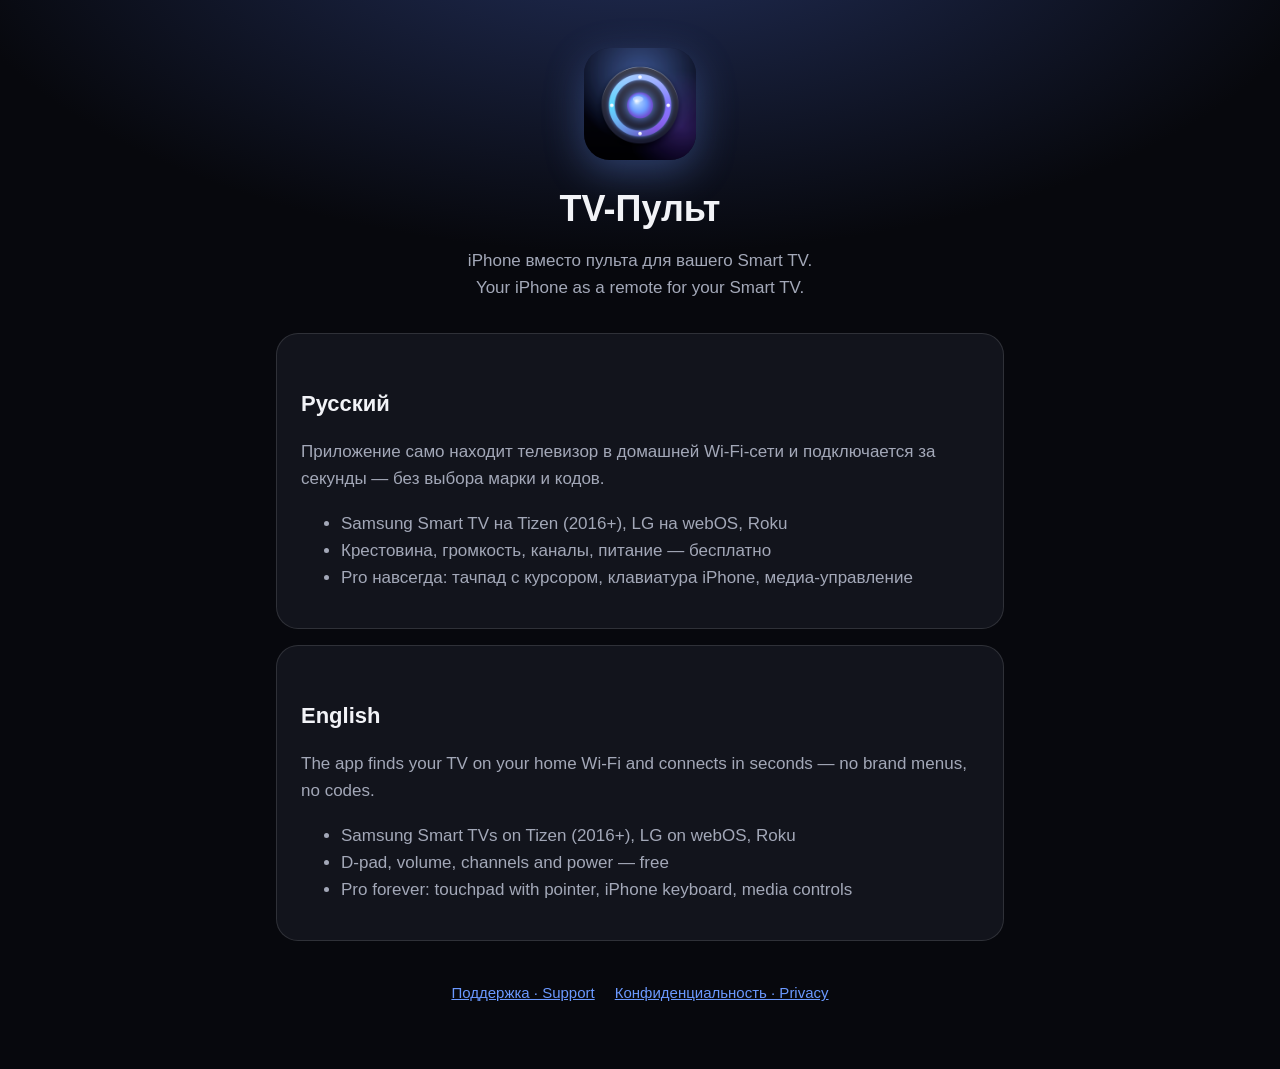
<file: index.html>
<!doctype html>
<html lang="ru">
<head>
<meta charset="utf-8">
<meta name="viewport" content="width=device-width, initial-scale=1">
<title>TV-Пульт — пульт для Smart TV на iPhone</title>
<meta name="description" content="TV-Пульт превращает iPhone в пульт для Smart TV: Samsung, LG и Roku по Wi-Fi.">
<link rel="stylesheet" href="style.css">
</head>
<body>
<main>
  <header>
    <img src="icon.png" alt="Иконка TV-Пульт">
    <h1>TV-Пульт</h1>
    <p>iPhone вместо пульта для вашего Smart TV.<br>Your iPhone as a remote for your Smart TV.</p>
  </header>

  <div class="card">
    <h2>Русский</h2>
    <p>Приложение само находит телевизор в домашней Wi-Fi-сети и подключается за секунды — без выбора марки и кодов.</p>
    <ul>
      <li>Samsung Smart TV на Tizen (2016+), LG на webOS, Roku</li>
      <li>Крестовина, громкость, каналы, питание — бесплатно</li>
      <li>Pro навсегда: тачпад с курсором, клавиатура iPhone, медиа-управление</li>
    </ul>
  </div>

  <div class="card">
    <h2>English</h2>
    <p>The app finds your TV on your home Wi-Fi and connects in seconds — no brand menus, no codes.</p>
    <ul>
      <li>Samsung Smart TVs on Tizen (2016+), LG on webOS, Roku</li>
      <li>D-pad, volume, channels and power — free</li>
      <li>Pro forever: touchpad with pointer, iPhone keyboard, media controls</li>
    </ul>
  </div>

  <nav><a href="support/">Поддержка · Support</a><a href="privacy/">Конфиденциальность · Privacy</a></nav>
</main>
</body>
</html>
</file>
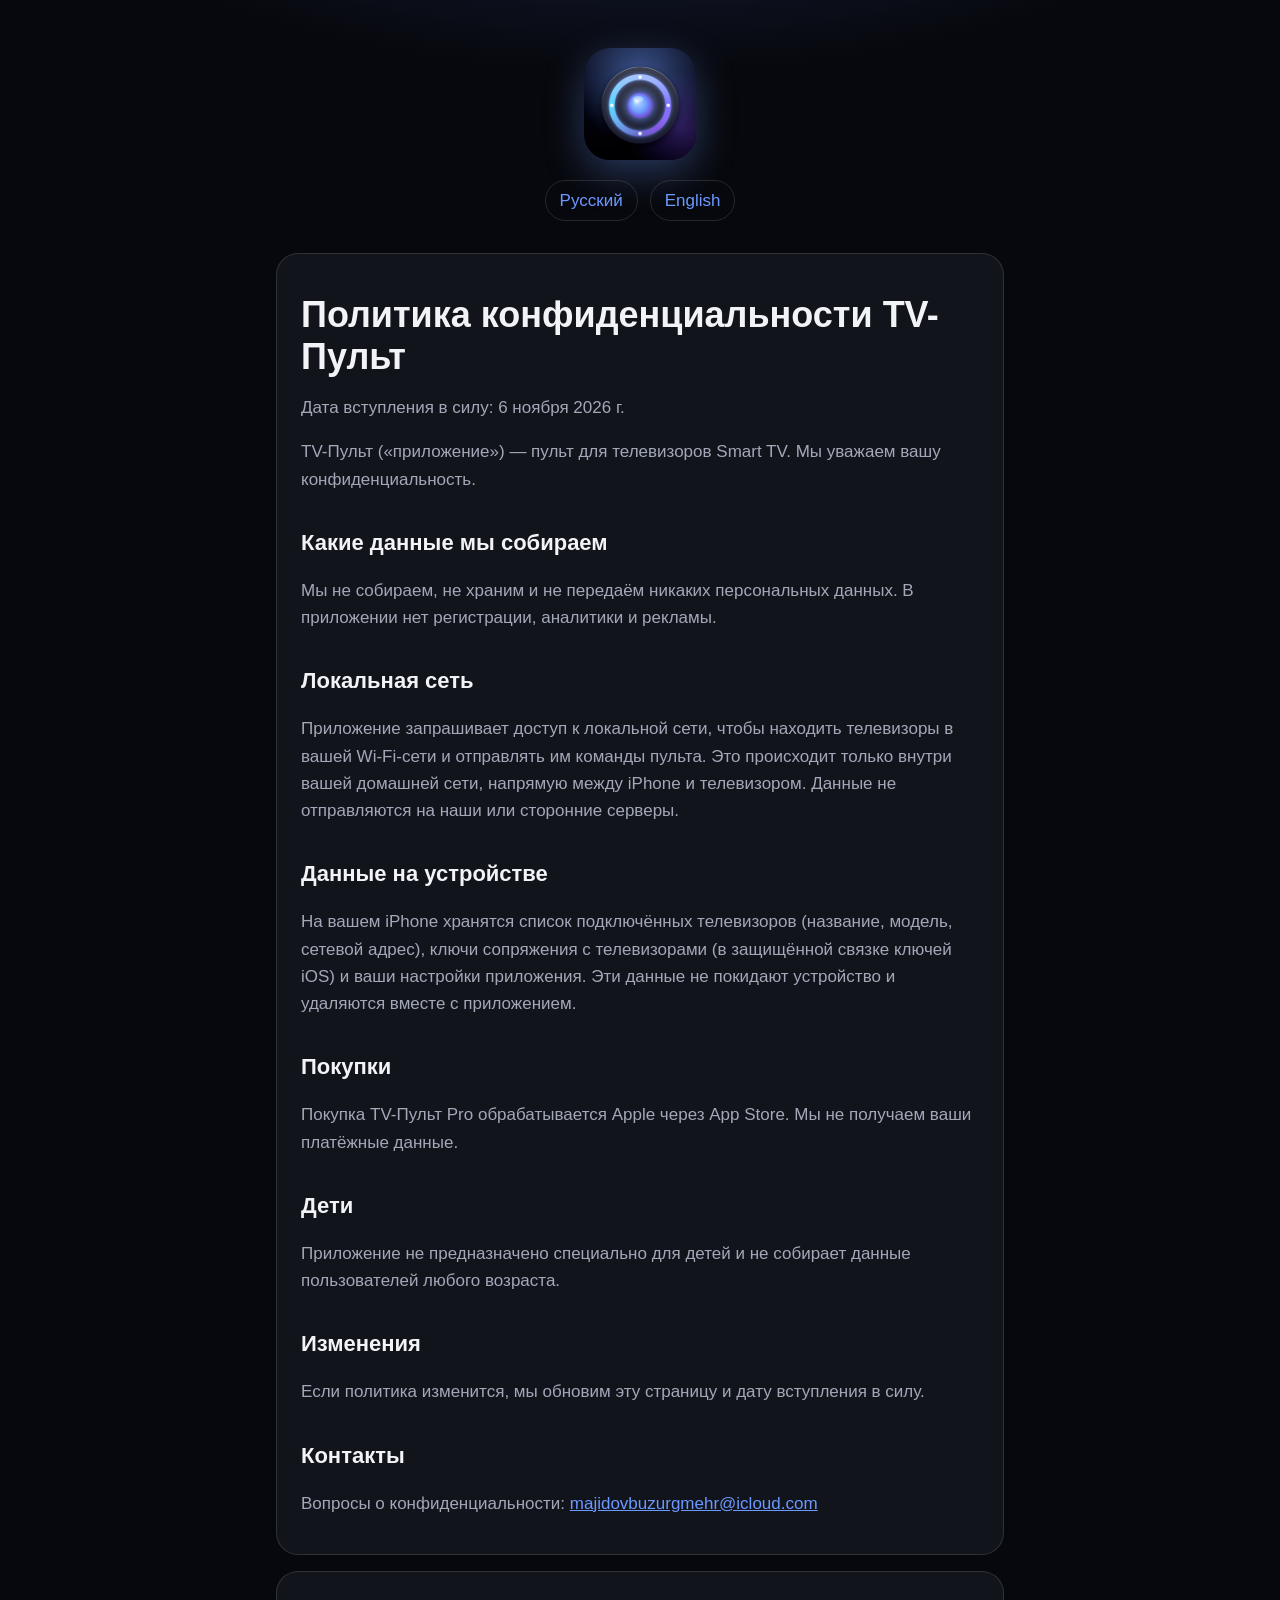
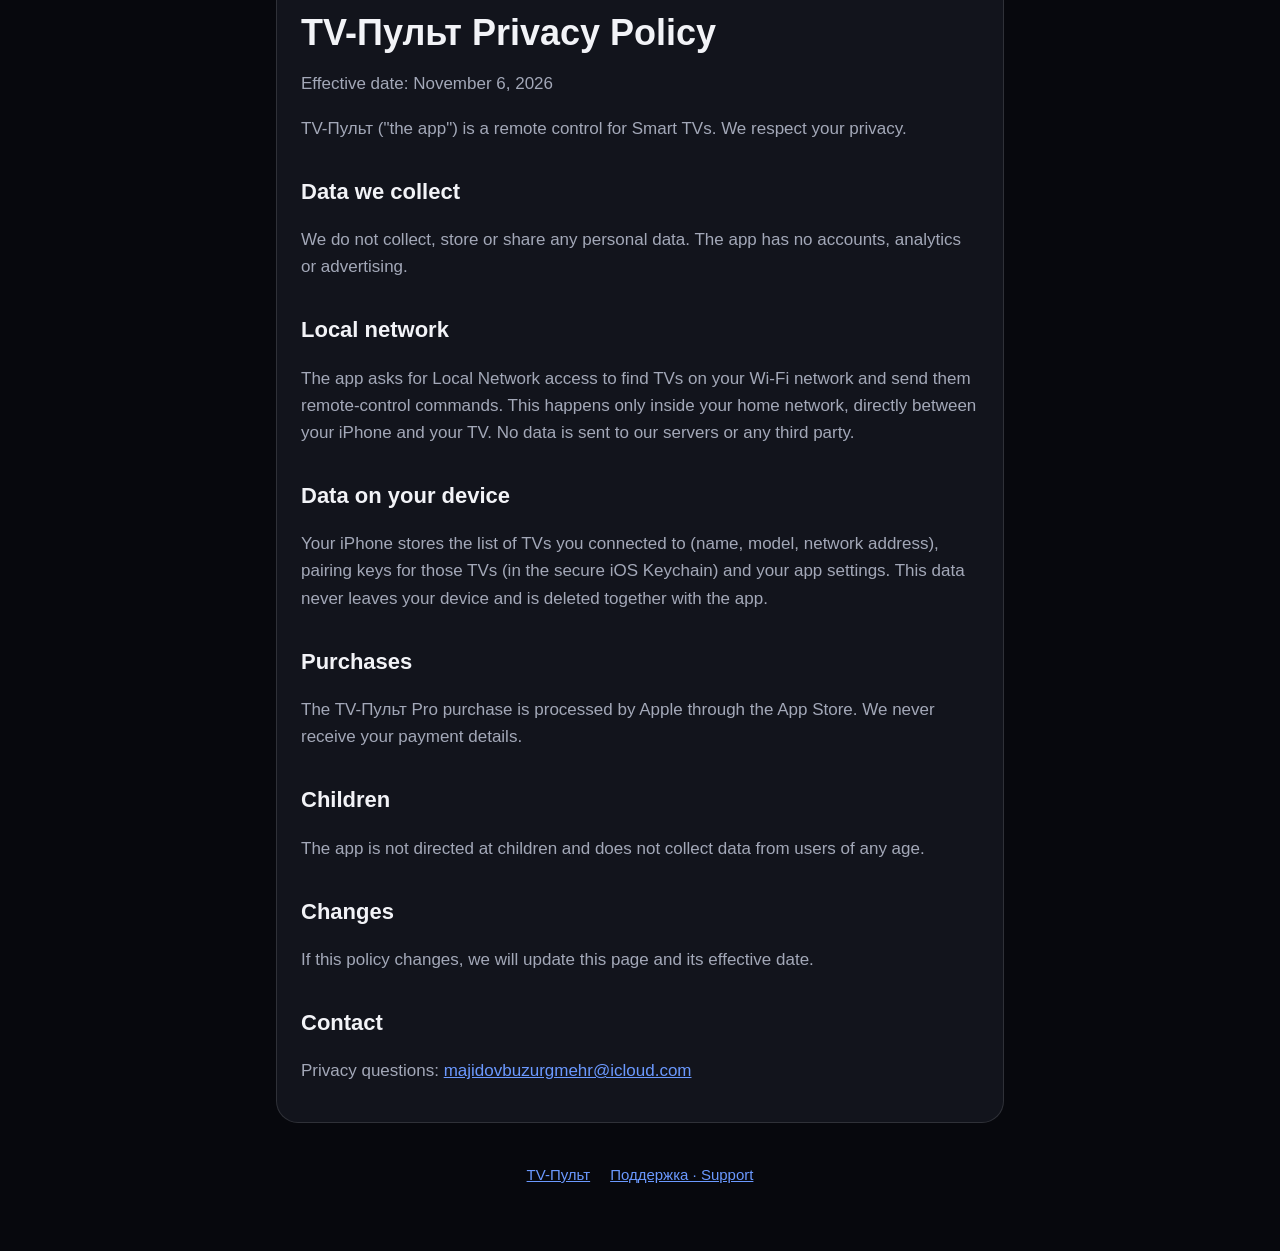
<file: privacy/index.html>
<!doctype html>
<html lang="ru">
<head>
<meta charset="utf-8">
<meta name="viewport" content="width=device-width, initial-scale=1">
<title>Политика конфиденциальности TV-Пульт · Privacy Policy</title>
<link rel="stylesheet" href="../style.css">
</head>
<body>
<main>
  <header>
    <img src="../icon.png" alt="Иконка TV-Пульт">
    <div class="lang"><a href="#ru">Русский</a><a href="#en">English</a></div>
  </header>
  <section id="ru" class="card">
<h1>Политика конфиденциальности TV-Пульт</h1>
<p>Дата вступления в силу: 6 ноября 2026 г.</p>
<p>TV-Пульт («приложение») — пульт для телевизоров Smart TV. Мы уважаем вашу конфиденциальность.</p>
<h2>Какие данные мы собираем</h2>
<p>Мы не собираем, не храним и не передаём никаких персональных данных. В приложении нет регистрации, аналитики и рекламы.</p>
<h2>Локальная сеть</h2>
<p>Приложение запрашивает доступ к локальной сети, чтобы находить телевизоры в вашей Wi-Fi-сети и отправлять им команды пульта. Это происходит только внутри вашей домашней сети, напрямую между iPhone и телевизором. Данные не отправляются на наши или сторонние серверы.</p>
<h2>Данные на устройстве</h2>
<p>На вашем iPhone хранятся список подключённых телевизоров (название, модель, сетевой адрес), ключи сопряжения с телевизорами (в защищённой связке ключей iOS) и ваши настройки приложения. Эти данные не покидают устройство и удаляются вместе с приложением.</p>
<h2>Покупки</h2>
<p>Покупка TV-Пульт Pro обрабатывается Apple через App Store. Мы не получаем ваши платёжные данные.</p>
<h2>Дети</h2>
<p>Приложение не предназначено специально для детей и не собирает данные пользователей любого возраста.</p>
<h2>Изменения</h2>
<p>Если политика изменится, мы обновим эту страницу и дату вступления в силу.</p>
<h2>Контакты</h2>
<p>Вопросы о конфиденциальности: <a href="mailto:majidovbuzurgmehr@icloud.com">majidovbuzurgmehr@icloud.com</a></p>
  </section>
  <section id="en" class="card">
<h1>TV-Пульт Privacy Policy</h1>
<p>Effective date: November 6, 2026</p>
<p>TV-Пульт (&quot;the app&quot;) is a remote control for Smart TVs. We respect your privacy.</p>
<h2>Data we collect</h2>
<p>We do not collect, store or share any personal data. The app has no accounts, analytics or advertising.</p>
<h2>Local network</h2>
<p>The app asks for Local Network access to find TVs on your Wi-Fi network and send them remote-control commands. This happens only inside your home network, directly between your iPhone and your TV. No data is sent to our servers or any third party.</p>
<h2>Data on your device</h2>
<p>Your iPhone stores the list of TVs you connected to (name, model, network address), pairing keys for those TVs (in the secure iOS Keychain) and your app settings. This data never leaves your device and is deleted together with the app.</p>
<h2>Purchases</h2>
<p>The TV-Пульт Pro purchase is processed by Apple through the App Store. We never receive your payment details.</p>
<h2>Children</h2>
<p>The app is not directed at children and does not collect data from users of any age.</p>
<h2>Changes</h2>
<p>If this policy changes, we will update this page and its effective date.</p>
<h2>Contact</h2>
<p>Privacy questions: <a href="mailto:majidovbuzurgmehr@icloud.com">majidovbuzurgmehr@icloud.com</a></p>
  </section>
  <nav><a href="../">TV-Пульт</a><a href="../support/">Поддержка · Support</a></nav>
</main>
</body>
</html>
</file>
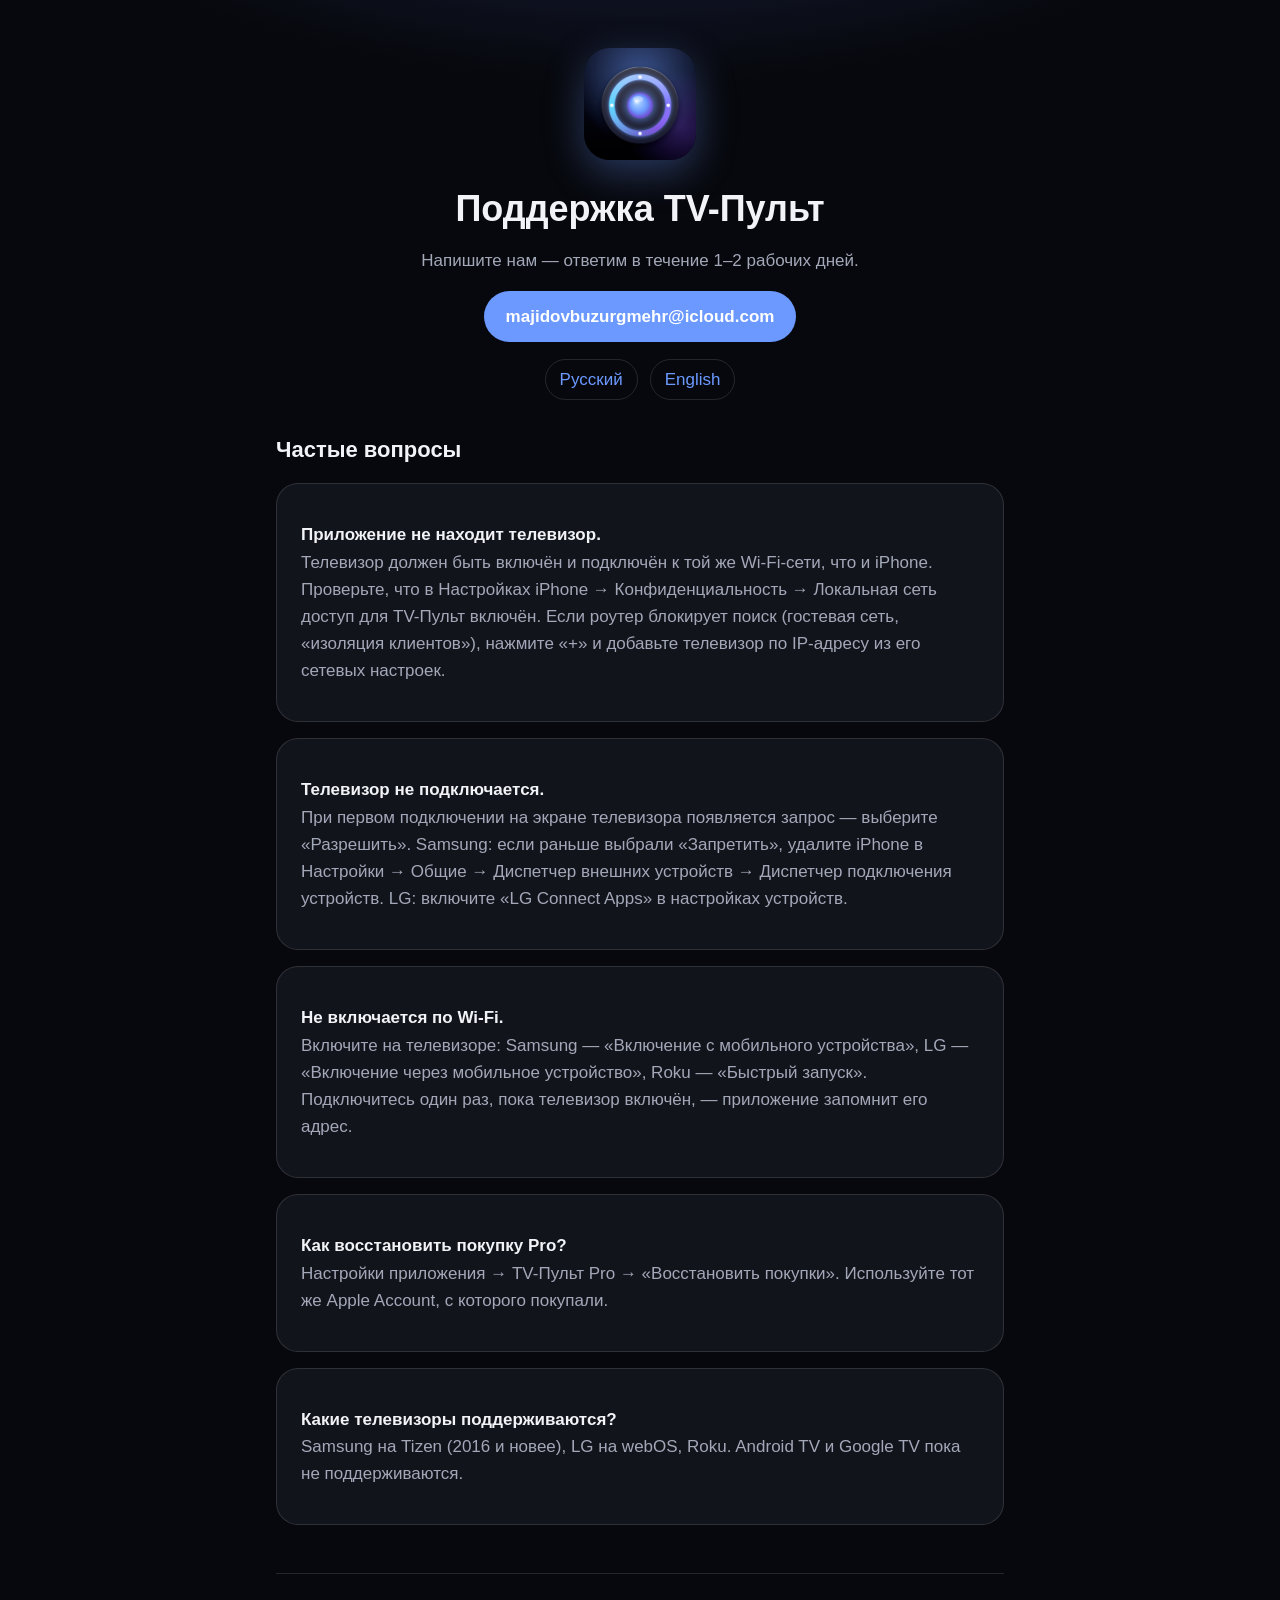
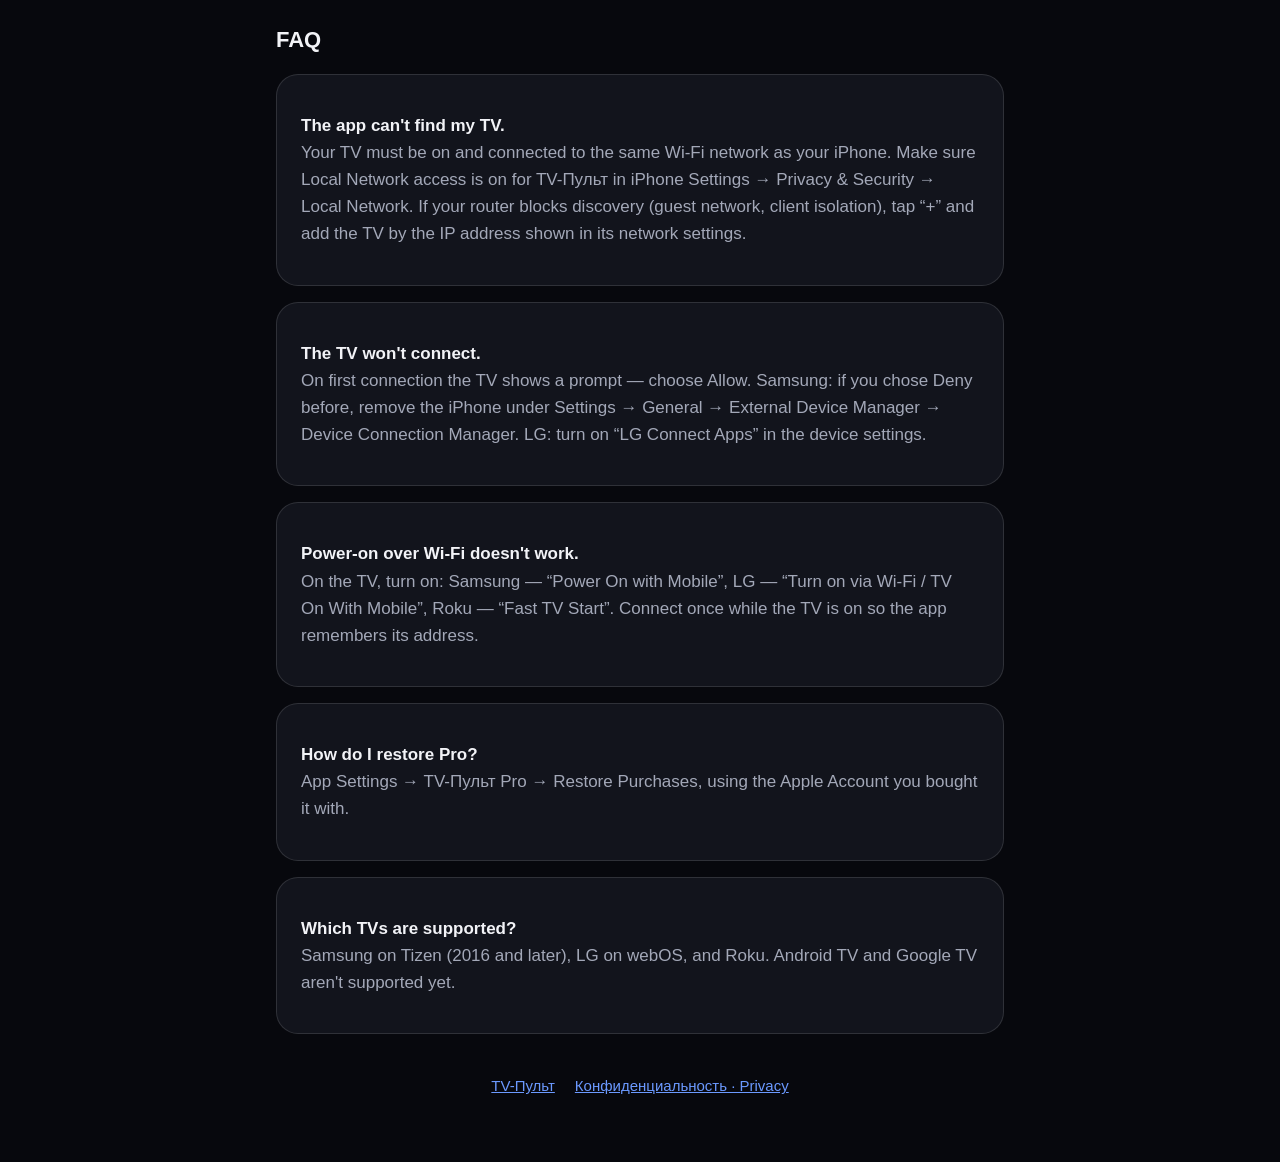
<file: support/index.html>
<!doctype html>
<html lang="ru">
<head>
<meta charset="utf-8">
<meta name="viewport" content="width=device-width, initial-scale=1">
<title>Поддержка TV-Пульт · Support</title>
<link rel="stylesheet" href="../style.css">
</head>
<body>
<main>
  <header>
    <img src="../icon.png" alt="Иконка TV-Пульт">
    <h1>Поддержка TV-Пульт</h1>
    <p>Напишите нам — ответим в течение 1–2 рабочих дней.</p>
    <p><a class="button" href="mailto:majidovbuzurgmehr@icloud.com?subject=TV-%D0%9F%D1%83%D0%BB%D1%8C%D1%82">majidovbuzurgmehr@icloud.com</a></p>
    <div class="lang"><a href="#ru">Русский</a><a href="#en">English</a></div>
  </header>

  <section id="ru">
    <h2>Частые вопросы</h2>
    <div class="card">
      <p><strong>Приложение не находит телевизор.</strong><br>
      Телевизор должен быть включён и подключён к той же Wi-Fi-сети, что и iPhone. Проверьте, что в Настройках iPhone → Конфиденциальность → Локальная сеть доступ для TV-Пульт включён. Если роутер блокирует поиск (гостевая сеть, «изоляция клиентов»), нажмите «+» и добавьте телевизор по IP-адресу из его сетевых настроек.</p>
    </div>
    <div class="card">
      <p><strong>Телевизор не подключается.</strong><br>
      При первом подключении на экране телевизора появляется запрос — выберите «Разрешить». Samsung: если раньше выбрали «Запретить», удалите iPhone в Настройки → Общие → Диспетчер внешних устройств → Диспетчер подключения устройств. LG: включите «LG Connect Apps» в настройках устройств.</p>
    </div>
    <div class="card">
      <p><strong>Не включается по Wi-Fi.</strong><br>
      Включите на телевизоре: Samsung — «Включение с мобильного устройства», LG — «Включение через мобильное устройство», Roku — «Быстрый запуск». Подключитесь один раз, пока телевизор включён, — приложение запомнит его адрес.</p>
    </div>
    <div class="card">
      <p><strong>Как восстановить покупку Pro?</strong><br>
      Настройки приложения → TV-Пульт Pro → «Восстановить покупки». Используйте тот же Apple Account, с которого покупали.</p>
    </div>
    <div class="card">
      <p><strong>Какие телевизоры поддерживаются?</strong><br>
      Samsung на Tizen (2016 и новее), LG на webOS, Roku. Android TV и Google TV пока не поддерживаются.</p>
    </div>
  </section>

  <hr>

  <section id="en">
    <h2>FAQ</h2>
    <div class="card">
      <p><strong>The app can't find my TV.</strong><br>
      Your TV must be on and connected to the same Wi-Fi network as your iPhone. Make sure Local Network access is on for TV-Пульт in iPhone Settings → Privacy &amp; Security → Local Network. If your router blocks discovery (guest network, client isolation), tap “+” and add the TV by the IP address shown in its network settings.</p>
    </div>
    <div class="card">
      <p><strong>The TV won't connect.</strong><br>
      On first connection the TV shows a prompt — choose Allow. Samsung: if you chose Deny before, remove the iPhone under Settings → General → External Device Manager → Device Connection Manager. LG: turn on “LG Connect Apps” in the device settings.</p>
    </div>
    <div class="card">
      <p><strong>Power-on over Wi-Fi doesn't work.</strong><br>
      On the TV, turn on: Samsung — “Power On with Mobile”, LG — “Turn on via Wi-Fi / TV On With Mobile”, Roku — “Fast TV Start”. Connect once while the TV is on so the app remembers its address.</p>
    </div>
    <div class="card">
      <p><strong>How do I restore Pro?</strong><br>
      App Settings → TV-Пульт Pro → Restore Purchases, using the Apple Account you bought it with.</p>
    </div>
    <div class="card">
      <p><strong>Which TVs are supported?</strong><br>
      Samsung on Tizen (2016 and later), LG on webOS, and Roku. Android TV and Google TV aren't supported yet.</p>
    </div>
  </section>

  <nav><a href="../">TV-Пульт</a><a href="../privacy/">Конфиденциальность · Privacy</a></nav>
</main>
</body>
</html>
</file>
<file: style.css>
:root { --bg: #07080d; --card: #12141c; --line: #ffffff1f; --text: #f2f3f7; --muted: #a3a8b8; --accent: #6b99ff; }
* { box-sizing: border-box; }
body { margin: 0; background: radial-gradient(1200px 600px at 50% -10%, #23305c 0%, var(--bg) 60%) no-repeat, var(--bg);
  color: var(--text); font: 17px/1.6 -apple-system, BlinkMacSystemFont, "SF Pro Text", "Segoe UI", Roboto, sans-serif; }
main { max-width: 760px; margin: 0 auto; padding: 48px 16px 64px; }
header { text-align: center; margin-bottom: 32px; }
header img { width: 112px; height: 112px; border-radius: 26px; box-shadow: 0 12px 40px #6b99ff55; }
h1 { font-size: 36px; line-height: 1.15; margin: 20px 0 8px; }
h2 { font-size: 22px; margin: 32px 0 8px; }
p, li { color: var(--muted); }
strong { color: var(--text); }
a { color: var(--accent); }
.card { background: var(--card); border: 1px solid var(--line); border-radius: 22px; padding: 20px 24px; margin: 16px 0; }
.lang { display: flex; justify-content: center; gap: 12px; margin-top: 12px; }
.lang a { padding: 6px 14px; border: 1px solid var(--line); border-radius: 999px; text-decoration: none; }
.button { display: inline-block; background: var(--accent); color: #fff; padding: 12px 22px; border-radius: 999px; text-decoration: none; font-weight: 600; }
nav { text-align: center; margin-top: 40px; font-size: 15px; }
nav a { margin: 0 10px; }
hr { border: 0; border-top: 1px solid var(--line); margin: 48px 0; }
</file>
